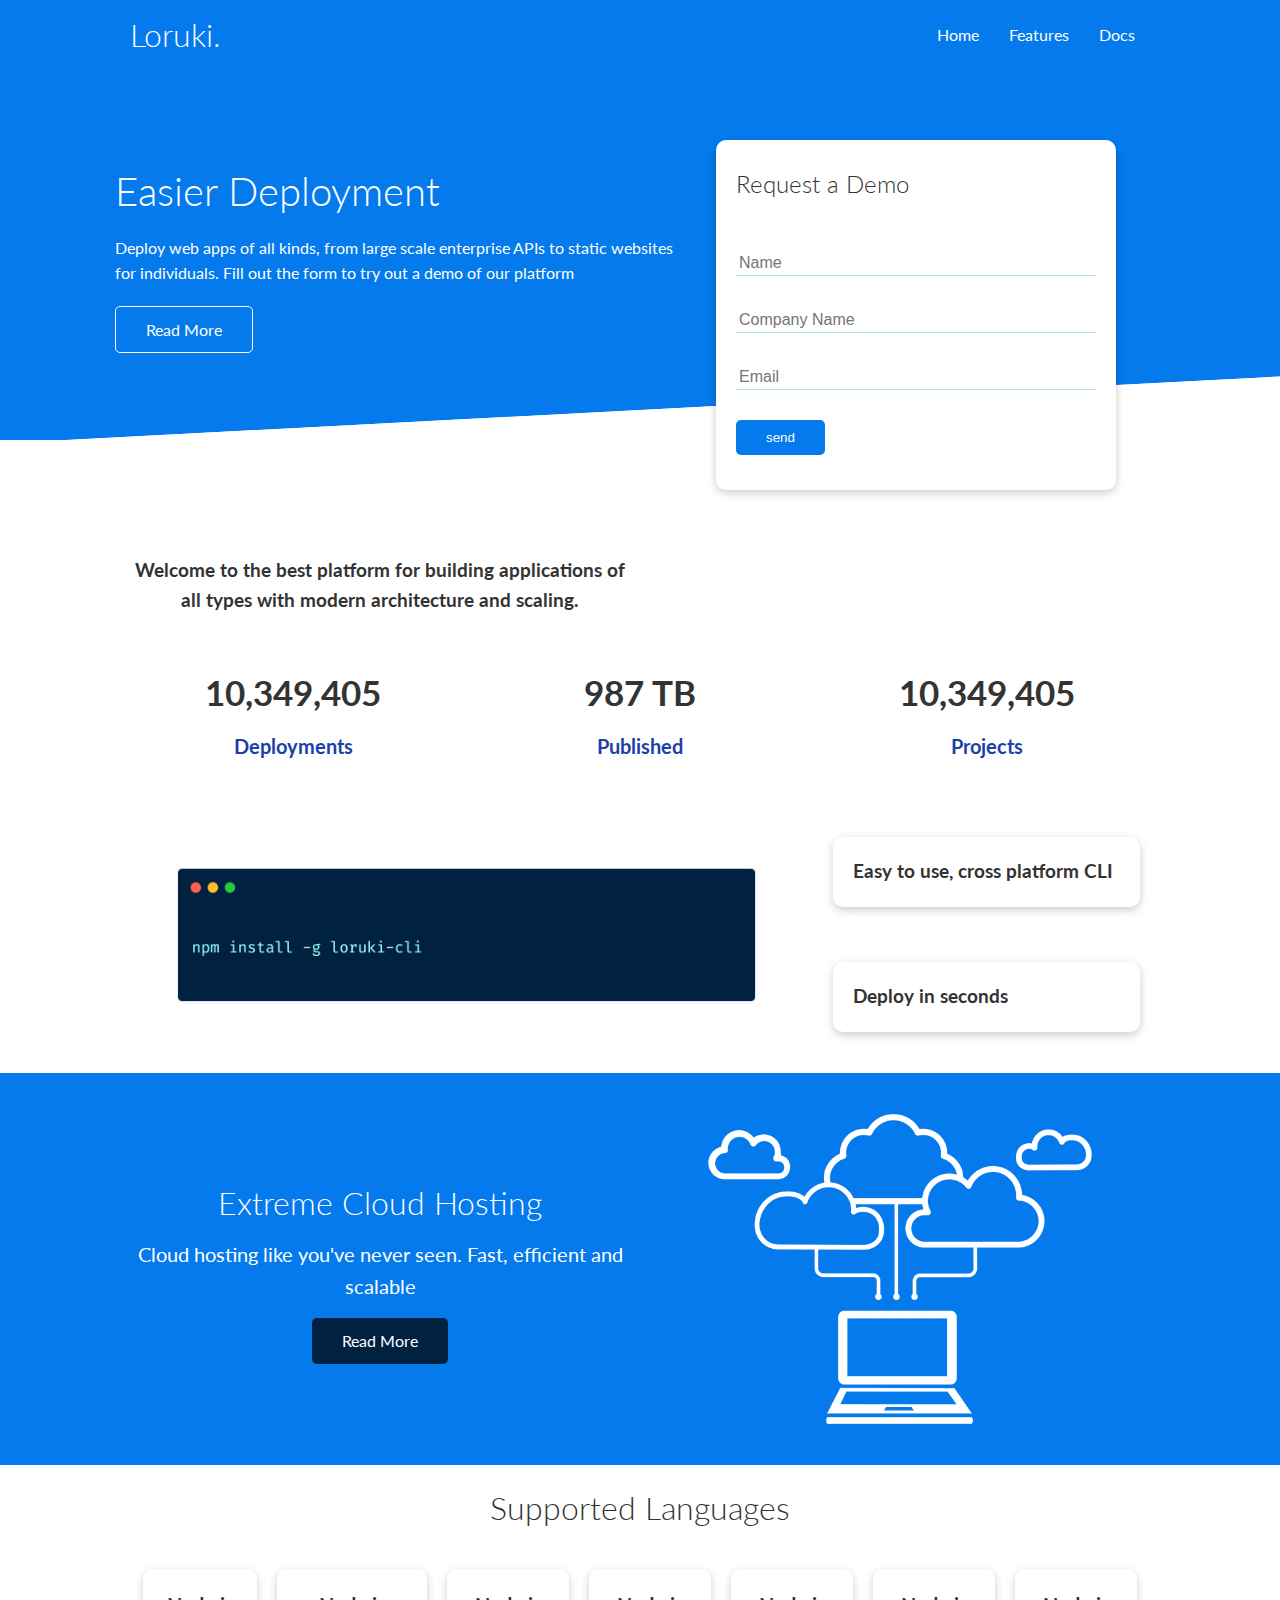
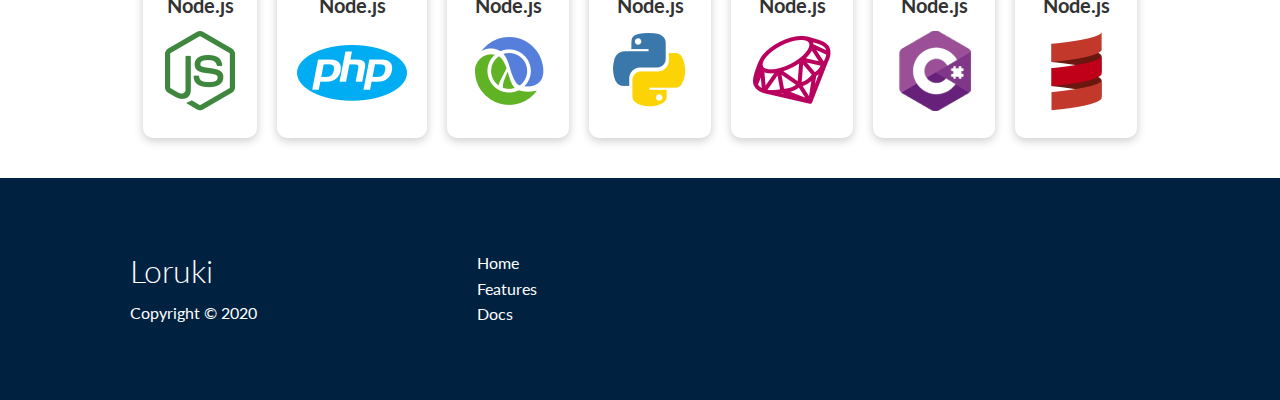
<file: index.html>
<!DOCTYPE html>
<html lang="en">
  <head>
    <meta charset="UTF-8" />
    <meta http-equiv="X-UA-Compatible" content="IE=edge" />
    <meta name="viewport" content="width=device-width, initial-scale=1.0" />
    <link
      rel="stylesheet"
      href="https://cdnjs.cloudflare.com/ajax/libs/font-awesome/5.15.3/css/all.min.css"
      integrity="sha512-iBBXm8fW90+nuLcSKlbmrPcLa0OT92xO1BIsZ+ywDWZCvqsWgccV3gFoRBv0z+8dLJgyAHIhR35VZc2oM/gI1w=="
      crossorigin="anonymous"
    />
    <link rel="stylesheet" href="css/style.css" />
    <link rel="stylesheet" href="css/utilities.css" />
    <title>Loruki | Cloud Hosting for Everyone</title>
  </head>
  <body>
    <!--Navbar-->
    <div class="navbar">
      <div class="container flex">
        <h1 class="logo">Loruki.</h1>
        <nav>
          <ul>
            <li><a href="index.html">Home</a></li>
            <li><a href="features.html">Features</a></li>
            <li><a href="docs.html">Docs</a></li>
          </ul>
        </nav>
      </div>
    </div>

    <!--showcase-->
    <section class="showcase">
      <div class="container grid">
        <div class="showcase-text">
          <h1>Easier Deployment</h1>
          <p>
            Deploy web apps of all kinds, from large scale enterprise APIs to
            static websites for individuals. Fill out the form to try out a demo
            of our platform
          </p>
          <a href="features.html" class="btn btn-outline">Read More</a>
        </div>
        <div class="showcase-form card">
          <h2>Request a Demo</h2>
          <form
            name="contact"
            method="POST"
            netlify-honeypot="bot-field"
            data-netlify="true"
          >
            <input type="hidden" name="form-name" value="contact" />
            <p class="hidden">
              <label
                >Don't fill this out if you are not human:
                <input name="bot-field"
              /></label>
            </p>
            <div class="form-control">
              <input type="text" name="name" placeholder="Name" required />
            </div>
            <div class="form-control">
              <input
                type="text"
                name="Company"
                placeholder="Company Name"
                required
              />
            </div>
            <div class="form-control">
              <input type="email" name="email" placeholder="Email" required />
            </div>
            <input type="submit" value="send" class="btn btn-primary" />
          </form>
        </div>
      </div>
    </section>
    <!--stats-->
    <section class="stats">
      <div class="container">
        <h3 class="stats-heading text-center my-1">
          Welcome to the best platform for building applications of all types
          with modern architecture and scaling.
        </h3>
        <div class="grid grid-3 text-center my-4">
          <div>
            <i class="fas fa-server fa-3x"></i>
            <h3>10,349,405</h3>
            <p class="text-secondary">Deployments</p>
          </div>
          <div>
            <i class="fas fa-upload fa-3x"></i>
            <h3>987 TB</h3>
            <p class="text-secondary">Published</p>
          </div>
          <div>
            <i class="fas fa-project-diagram fa-3x"></i>
            <h3>10,349,405</h3>
            <p class="text-secondary">Projects</p>
          </div>
        </div>
      </div>
    </section>
    <!--Cli-->
    <section class="cli">
      <div class="container grid">
        <img src="images/cli.png" alt="" />
        <div class="card">
          <h3>Easy to use, cross platform CLI</h3>
        </div>
        <div class="card">
          <h3>Deploy in seconds</h3>
        </div>
      </div>
    </section>
    <!--Cloud-->
    <section class="cloud bg-primary my-2 py-2">
      <div class="container grid">
        <div class="text-center">
          <h2 class="lg">Extreme Cloud Hosting</h2>
          <p class="lead my-1">
            Cloud hosting like you've never seen. Fast, efficient and scalable
          </p>
          <a href="features.html" class="btn btn-dark">Read More</a>
        </div>
        <img src="images/cloud.png" alt="" />
      </div>
    </section>
    <!--Languages-->
    <section class="languages">
      <h2 class="md text-center my-2">Supported Languages</h2>
      <div class="container flex">
        <div class="card">
          <h4>Node.js</h4>
          <img src="images/node.png" alt="" />
        </div>
        <div class="card">
          <h4>Node.js</h4>
          <img src="images/php.png" alt="" />
        </div>
        <div class="card">
          <h4>Node.js</h4>
          <img src="images/clojure.png" alt="" />
        </div>
        <div class="card">
          <h4>Node.js</h4>
          <img src="images/python.png" alt="" />
        </div>
        <div class="card">
          <h4>Node.js</h4>
          <img src="images/ruby.png" alt="" />
        </div>
        <div class="card">
          <h4>Node.js</h4>
          <img src="images/csharp.png" alt="" />
        </div>
        <div class="card">
          <h4>Node.js</h4>
          <img src="images/scala.png" alt="" />
        </div>
      </div>
    </section>
    <!--Footer-->
    <footer class="footer bg-dark py-5">
      <div class="container grid grid-3">
        <div>
          <h1>Loruki</h1>
          <p>Copyright &copy; 2020</p>
        </div>
        <nav>
          <ul>
            <li><a href="index.html">Home</a></li>
            <li><a href="features.html">Features</a></li>
            <li><a href="docs.html">Docs</a></li>
          </ul>
        </nav>
        <div class="social">
          <a href="#"><i class="fab fa-github fa-2x"></i></a>
          <a href="#"><i class="fab fa-facebook fa-2x"></i></a>
          <a href="#"><i class="fab fa-instagram fa-2x"></i></a>
          <a href="#"><i class="fab fa-twitter fa-2x"></i></a>
        </div>
      </div>
    </footer>
  </body>
</html>
</file>
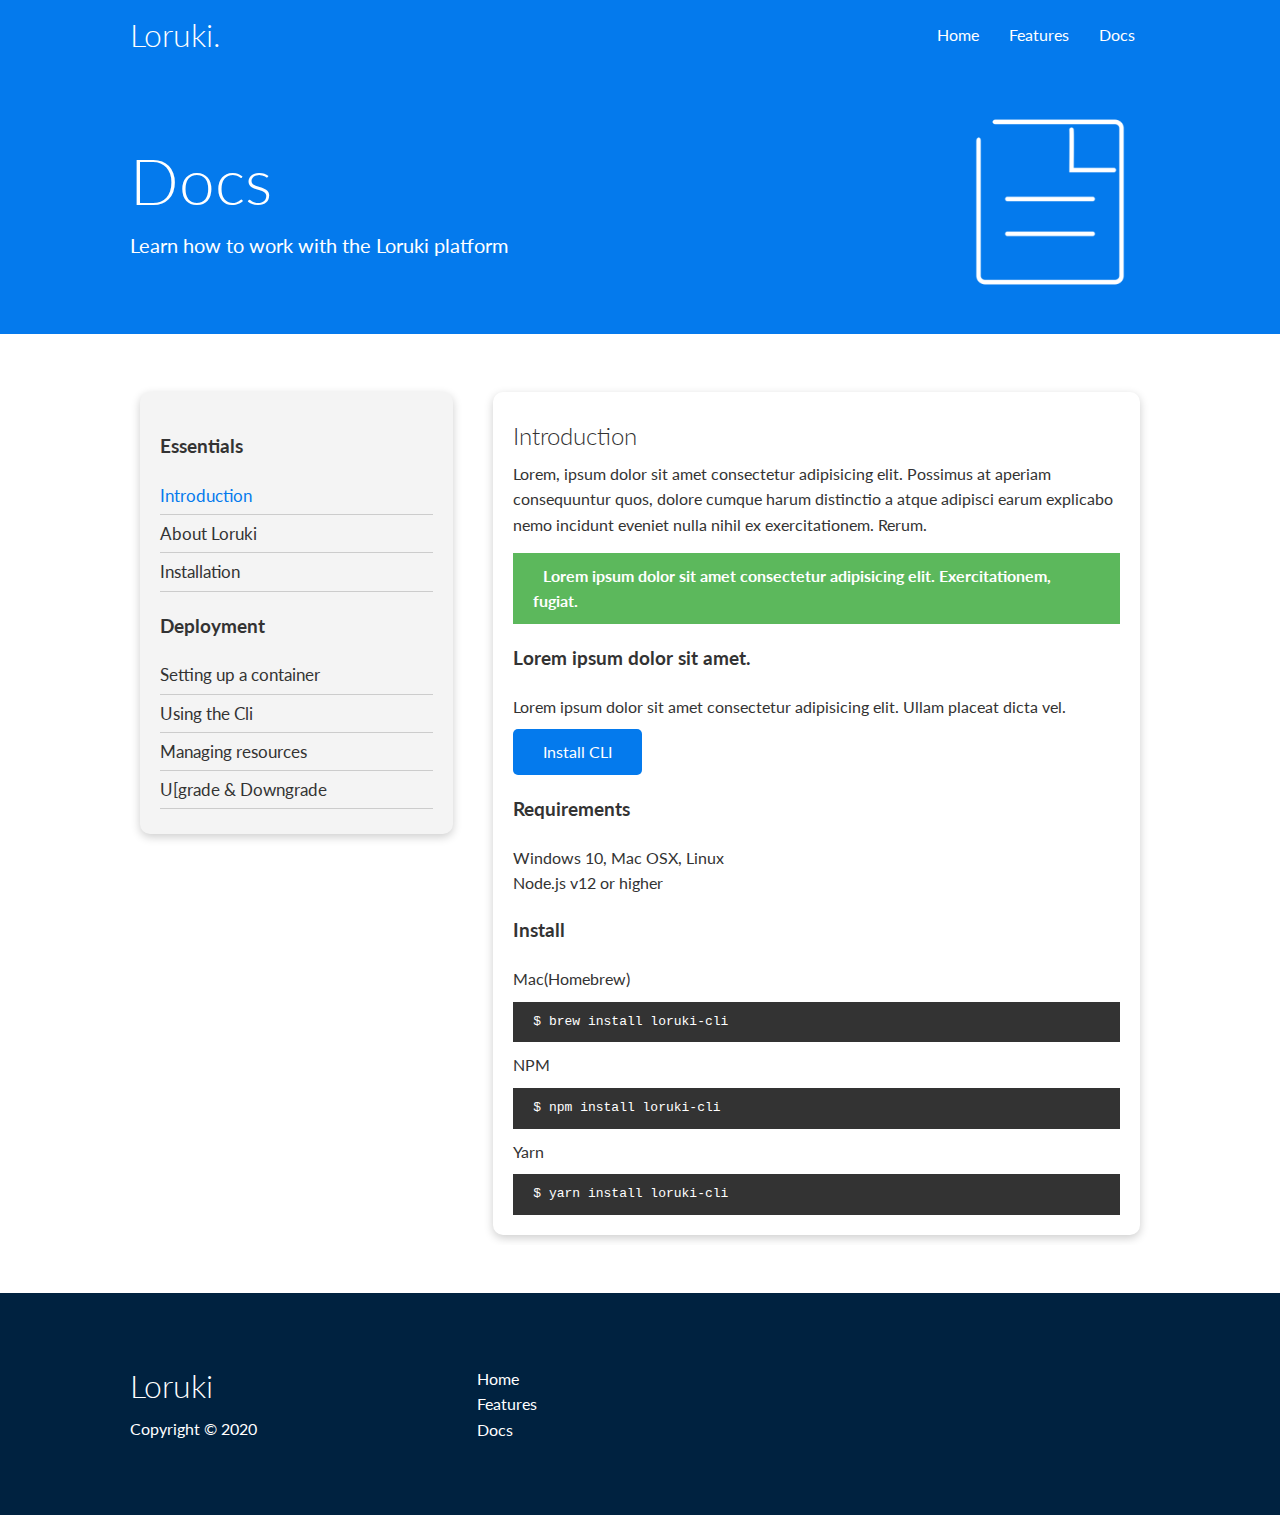
<file: docs.html>
<!DOCTYPE html>
<html lang="en">
  <head>
    <meta charset="UTF-8" />
    <meta http-equiv="X-UA-Compatible" content="IE=edge" />
    <meta name="viewport" content="width=device-width, initial-scale=1.0" />
    <link
      rel="stylesheet"
      href="https://cdnjs.cloudflare.com/ajax/libs/font-awesome/5.15.3/css/all.min.css"
      integrity="sha512-iBBXm8fW90+nuLcSKlbmrPcLa0OT92xO1BIsZ+ywDWZCvqsWgccV3gFoRBv0z+8dLJgyAHIhR35VZc2oM/gI1w=="
      crossorigin="anonymous"
    />
    <link rel="stylesheet" href="css/style.css" />
    <link rel="stylesheet" href="css/utilities.css" />
    <title>Loruki | Cloud Hosting for Everyone</title>
  </head>
  <body>
    <!--Navbar-->
    <div class="navbar">
      <div class="container flex">
        <h1 class="logo">Loruki.</h1>
        <nav>
          <ul>
            <li><a href="index.html">Home</a></li>
            <li><a href="features.html">Features</a></li>
            <li><a href="docs.html">Docs</a></li>
          </ul>
        </nav>
      </div>
    </div>
    <!--Head-->
    <section class="docs-head bg-primary py-3">
      <div class="container grid">
        <div>
          <h1 class="xl">Docs</h1>
          <p class="lead">Learn how to work with the Loruki platform</p>
        </div>
        <img src="images/docs.png" alt="" />
      </div>
    </section>

    <!--Docs main-->
    <section class="docs-main my-4">
      <div class="container grid">
        <div class="card bg-light">
          <h3 class="my-2">Essentials</h3>
          <nav>
            <ul>
              <li><a class="text-primary" href="#">Introduction</a></li>
              <li><a href="#">About Loruki</a></li>
              <li><a href="#">Installation</a></li>
            </ul>
          </nav>
          <h3 class="my-2">Deployment</h3>
          <nav>
            <ul>
              <li><a href="#">Setting up a container</a></li>
              <li><a href="#">Using the Cli</a></li>
              <li><a href="#">Managing resources</a></li>
              <li><a href="#">U[grade & Downgrade</a></li>
            </ul>
          </nav>
        </div>
        <div class="card">
          <h2>Introduction</h2>
          <p>
            Lorem, ipsum dolor sit amet consectetur adipisicing elit. Possimus
            at aperiam consequuntur quos, dolore cumque harum distinctio a atque
            adipisci earum explicabo nemo incidunt eveniet nulla nihil ex
            exercitationem. Rerum.
          </p>
          <div class="alert alert-success">
            <i class="fas fa-info"></i>Lorem ipsum dolor sit amet consectetur
            adipisicing elit. Exercitationem, fugiat.
          </div>
          <h3>Lorem ipsum dolor sit amet.</h3>
          <p>
            Lorem ipsum dolor sit amet consectetur adipisicing elit. Ullam
            placeat dicta vel.
          </p>
          <a href="#" class="btn btn-primary">Install CLI</a>
          <h3>Requirements</h3>
          <ul>
            <li>Windows 10, Mac OSX, Linux</li>
            <li>Node.js v12 or higher</li>
          </ul>
          <h3>Install</h3>
          <p>Mac(Homebrew)</p>
          <pre><code>$ brew install loruki-cli</code></pre>
          <p>NPM</p>
          <pre><code>$ npm install loruki-cli</code></pre>
          <p>Yarn</p>
          <pre><code>$ yarn install loruki-cli</code></pre>
        </div>
      </div>
    </section>

    <!--Footer-->
    <footer class="footer bg-dark py-5">
      <div class="container grid grid-3">
        <div>
          <h1>Loruki</h1>
          <p>Copyright &copy; 2020</p>
        </div>
        <nav>
          <ul>
            <li><a href="index.html">Home</a></li>
            <li><a href="features.html">Features</a></li>
            <li><a href="docs.html">Docs</a></li>
          </ul>
        </nav>
        <div class="social">
          <a href="#"><i class="fab fa-github fa-2x"></i></a>
          <a href="#"><i class="fab fa-facebook fa-2x"></i></a>
          <a href="#"><i class="fab fa-instagram fa-2x"></i></a>
          <a href="#"><i class="fab fa-twitter fa-2x"></i></a>
        </div>
      </div>
    </footer>
  </body>
</html>
</file>
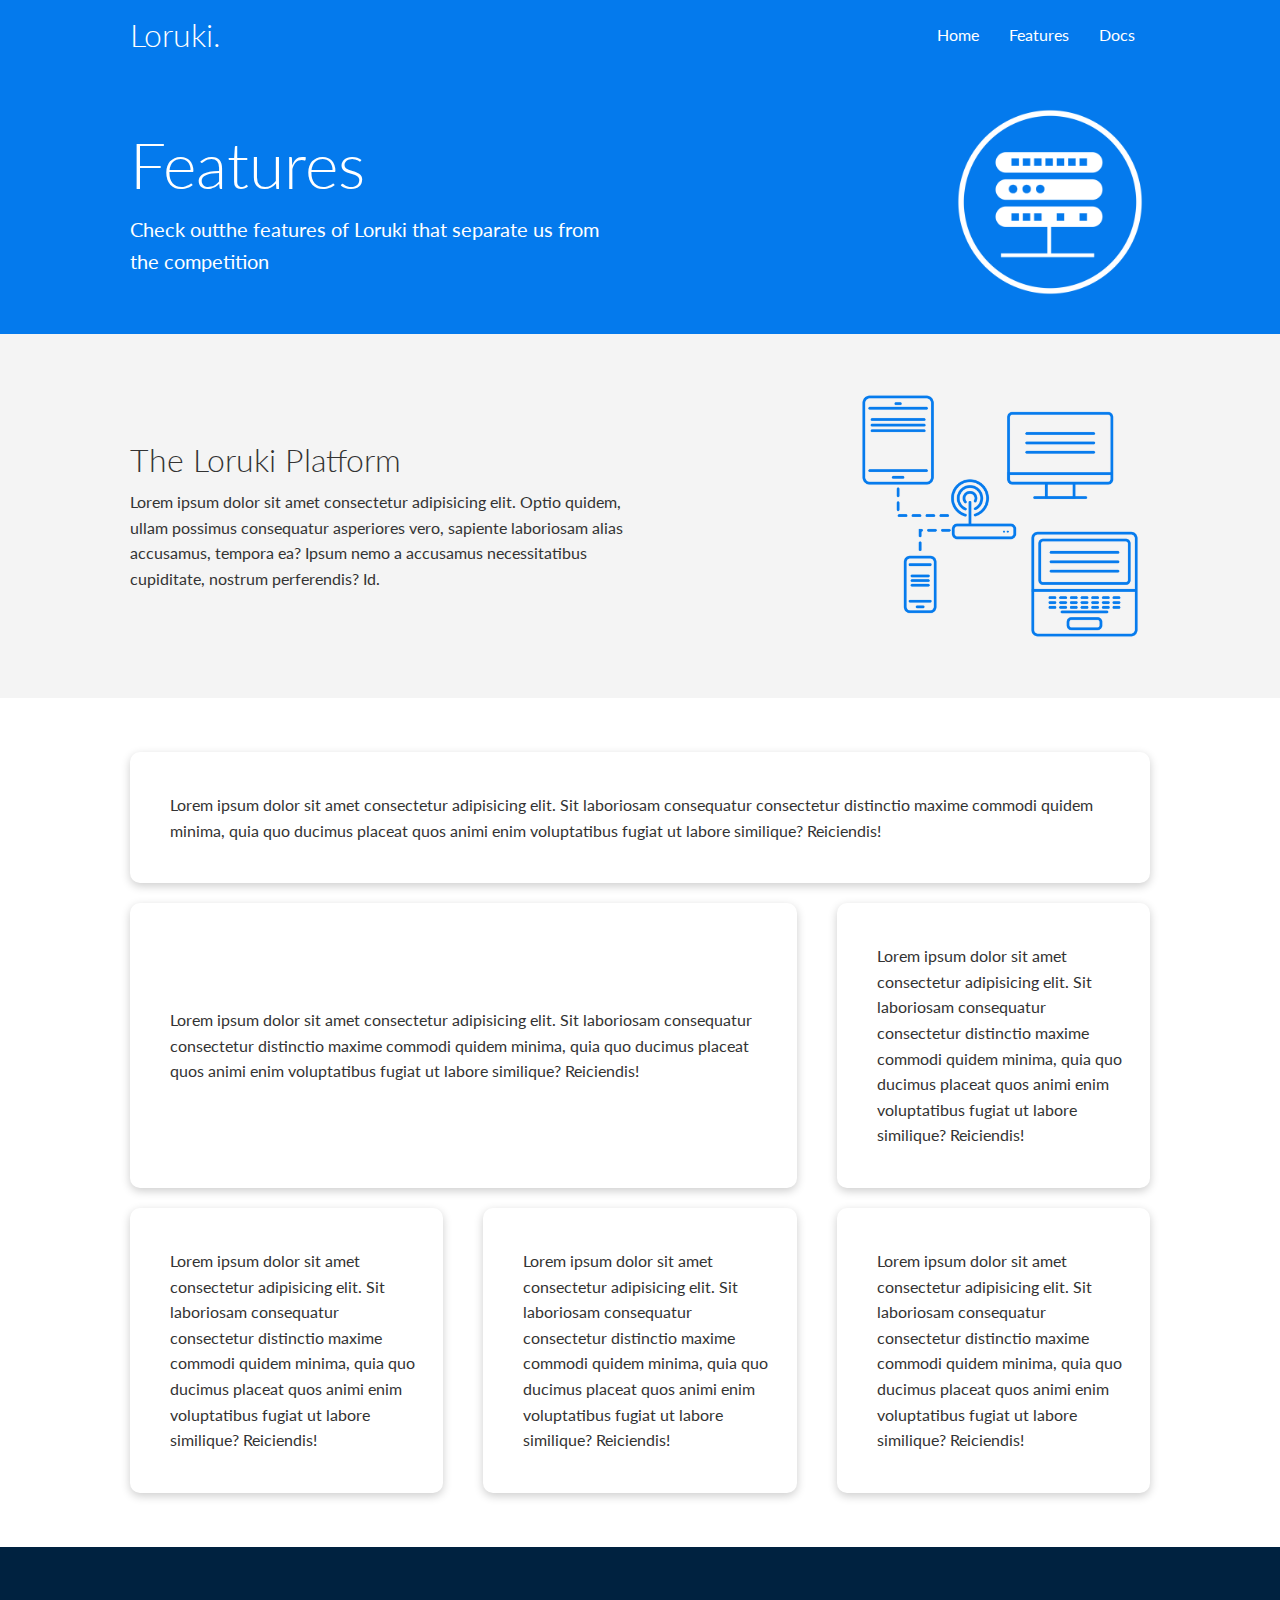
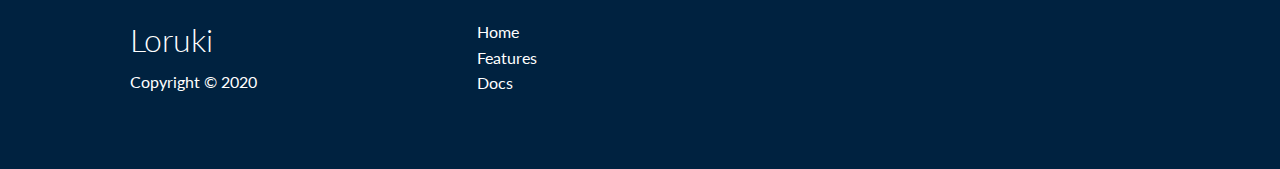
<file: features.html>
<!DOCTYPE html>
<html lang="en">
  <head>
    <meta charset="UTF-8" />
    <meta http-equiv="X-UA-Compatible" content="IE=edge" />
    <meta name="viewport" content="width=device-width, initial-scale=1.0" />
    <link
      rel="stylesheet"
      href="https://cdnjs.cloudflare.com/ajax/libs/font-awesome/5.15.3/css/all.min.css"
      integrity="sha512-iBBXm8fW90+nuLcSKlbmrPcLa0OT92xO1BIsZ+ywDWZCvqsWgccV3gFoRBv0z+8dLJgyAHIhR35VZc2oM/gI1w=="
      crossorigin="anonymous"
    />
    <link rel="stylesheet" href="css/style.css" />
    <link rel="stylesheet" href="css/utilities.css" />
    <title>Loruki | Cloud Hosting for Everyone</title>
  </head>
  <body>
    <!--Navbar-->
    <div class="navbar">
      <div class="container flex">
        <h1 class="logo">Loruki.</h1>
        <nav>
          <ul>
            <li><a href="index.html">Home</a></li>
            <li><a href="features.html">Features</a></li>
            <li><a href="docs.html">Docs</a></li>
          </ul>
        </nav>
      </div>
    </div>
    <!--Head-->
    <section class="features-head bg-primary py-3">
      <div class="container grid">
        <div>
          <h1 class="xl">Features</h1>
          <p class="lead">
            Check outthe features of Loruki that separate us from the
            competition
          </p>
        </div>
        <img src="images/server.png" alt="" />
      </div>
    </section>

    <!--Sub head-->
    <section class="features-sub-head bg-light py-3">
      <div class="container grid">
        <div>
          <h1 class="md">The Loruki Platform</h1>
          <p>
            Lorem ipsum dolor sit amet consectetur adipisicing elit. Optio
            quidem, ullam possimus consequatur asperiores vero, sapiente
            laboriosam alias accusamus, tempora ea? Ipsum nemo a accusamus
            necessitatibus cupiditate, nostrum perferendis? Id.
          </p>
        </div>
        <img src="images/server2.png" alt="" />
      </div>
    </section>

    <!--Features-main-->
    <section class="features-main my-2">
      <div class="container grid grid-3">
        <div class="card flex">
          <i class="fas fa-server fa-3x"></i>
          <p>
            Lorem ipsum dolor sit amet consectetur adipisicing elit. Sit
            laboriosam consequatur consectetur distinctio maxime commodi quidem
            minima, quia quo ducimus placeat quos animi enim voluptatibus fugiat
            ut labore similique? Reiciendis!
          </p>
        </div>

        <div class="card flex">
          <i class="fas fa-server fa-3x"></i>
          <p>
            Lorem ipsum dolor sit amet consectetur adipisicing elit. Sit
            laboriosam consequatur consectetur distinctio maxime commodi quidem
            minima, quia quo ducimus placeat quos animi enim voluptatibus fugiat
            ut labore similique? Reiciendis!
          </p>
        </div>
        <div class="card flex">
          <i class="fas fa-laptop-code fa-3x"></i>
          <p>
            Lorem ipsum dolor sit amet consectetur adipisicing elit. Sit
            laboriosam consequatur consectetur distinctio maxime commodi quidem
            minima, quia quo ducimus placeat quos animi enim voluptatibus fugiat
            ut labore similique? Reiciendis!
          </p>
        </div>
        <div class="card flex">
          <i class="fas fa-database fa-3x"></i>
          <p>
            Lorem ipsum dolor sit amet consectetur adipisicing elit. Sit
            laboriosam consequatur consectetur distinctio maxime commodi quidem
            minima, quia quo ducimus placeat quos animi enim voluptatibus fugiat
            ut labore similique? Reiciendis!
          </p>
        </div>
        <div class="card flex">
          <i class="fas fa-power-off fa-3x"></i>
          <p>
            Lorem ipsum dolor sit amet consectetur adipisicing elit. Sit
            laboriosam consequatur consectetur distinctio maxime commodi quidem
            minima, quia quo ducimus placeat quos animi enim voluptatibus fugiat
            ut labore similique? Reiciendis!
          </p>
        </div>
        <div class="card flex">
          <i class="fas fa-upload fa-3x"></i>
          <p>
            Lorem ipsum dolor sit amet consectetur adipisicing elit. Sit
            laboriosam consequatur consectetur distinctio maxime commodi quidem
            minima, quia quo ducimus placeat quos animi enim voluptatibus fugiat
            ut labore similique? Reiciendis!
          </p>
        </div>
      </div>
    </section>

    <!--Footer-->
    <footer class="footer bg-dark py-5">
      <div class="container grid grid-3">
        <div>
          <h1>Loruki</h1>
          <p>Copyright &copy; 2020</p>
        </div>
        <nav>
          <ul>
            <li><a href="index.html">Home</a></li>
            <li><a href="features.html">Features</a></li>
            <li><a href="docs.html">Docs</a></li>
          </ul>
        </nav>
        <div class="social">
          <a href="#"><i class="fab fa-github fa-2x"></i></a>
          <a href="#"><i class="fab fa-facebook fa-2x"></i></a>
          <a href="#"><i class="fab fa-instagram fa-2x"></i></a>
          <a href="#"><i class="fab fa-twitter fa-2x"></i></a>
        </div>
      </div>
    </footer>
  </body>
</html>
</file>
<file: css/style.css>
@import url("https://fonts.googleapis.com/css2?family=Lato:wght@300&display=swap");

/*Global Styling*/

:root {
  --primary-color: #047aed;
  --secondary-color: #1c3fa8;
  --dark-color: #002240;
  --light-color: #f4f4f4;
  --success-color: #5cb85c;
  --error-color: #d9534f;
}

* {
  box-sizing: border-box;
  padding: 0;
  margin: 0;
}

body {
  font-family: "lato", sans-serif;
  color: #333;
  line-height: 1.6;
}

ul {
  list-style-type: none;
}

a {
  text-decoration: none;
  color: #333;
}

h1,
h2 {
  font-weight: 300;
  line-height: 1.2;
  margin: 10px 0;
}

p {
  margin: 10px 0;
}

img {
  width: 100%;
}

code,
pre {
  background: #333;
  color: #fff;
  padding: 10px;
}

.hidden {
  visibility: hidden;
  height: 0;
}

/*Navbar Styling*/

.navbar {
  background-color: var(--primary-color);
  color: white;
  height: 70px;
}

.navbar ul {
  display: flex;
}

.navbar a {
  color: #fff;
  padding: 10px;
  margin: 0 5px;
}

.navbar a:hover {
  border-bottom: 2px #fff solid;
}

.navbar .flex {
  justify-content: space-between;
}

/*showcase styling*/
.showcase {
  background-color: var(--primary-color);
  color: #fff;
  position: relative;
}

.showcase h1 {
  font-size: 40px;
}

.showcase p {
  margin: 20px 0;
}

.showcase .grid {
  overflow: visible;
  grid-template-columns: 55% 45%;
  gap: 30px;
}

.showcase-text {
  animation: slideInFromLeft 1s ease-in;
}

.showcase-form {
  position: relative;
  top: 60px;
  height: 350px;
  width: 400px;
  padding: 40px;
  z-index: 100;
  animation: slideInFromRight 1s ease-in;
}

.showcase-form .form-control {
  margin: 30px 0;
}

.showcase-form input[type="text"],
.showcase-form input[type="email"] {
  border: 0;
  border-bottom: 1px solid #b4ebcb;
  width: 100%;
  padding: 3px;
  font-size: 16px;
}

.showcase-form input:focus {
  outline: none;
}

.showcase::before,
.showcase::after {
  content: "";
  position: absolute;
  height: 100px;
  bottom: -70px;
  right: 0;
  left: 0;
  background: #fff;
  transform: skewY(-3deg);
  -webkit-transform: skewY(-3deg);
  -moz-transform: skewY(-3deg);
  -ms-transform: skewY(-3deg);
}

/*Stats*/
.stats {
  padding-top: 100px;
  animation: slideInFromBottom 1s ease-in;
}

.stats-heading {
  max-width: 500px;
  margin: auto;
}

.stats .grid h3 {
  font-size: 35px;
}

.stats .grid p {
  font-size: 20px;
  font-weight: bold;
}

/*cli*/

.cli .grid {
  grid-template-columns: repeat(3, 1fr);
  grid-template-rows: repeat(2, 1fr);
}

.cli .grid > *:first-child {
  grid-column: 1 / span 2;
  grid-row: 1 / span 2;
}

/*cloud*/
.cloud .grid {
  grid-template-columns: repeat(4fr, 3fr);
}

/*Languages*/

.languages .flex {
  flex-wrap: wrap;
}

.languages .card {
  text-align: center;
  margin: 18px 10px 40px;
  transition: transform 0.2s ease-in;
}

.languages .card h4 {
  font-size: 20px;
  margin-bottom: 10px;
}

.languages .card:hover {
  transform: translateY(-15px);
}

/*Features*/

.features-head img {
  width: 200px;
  justify-self: flex-end;
}

.features-sub-head img {
  width: 300px;
  justify-self: flex-end;
}

.features-main .card > i {
  margin-right: 20px;
}

.features-main .grid {
  padding: 30px;
}

.features-main .grid > *:first-child {
  grid-column: 1 / span 3;
}

.features-main .grid > *:nth-child(2) {
  grid-column: 1 / span 2;
}

/*Docs main*/

.docs-head img {
  width: 200px;
  justify-self: flex-end;
}

.docs-main h3 {
  margin: 20px 0;
}

.docs-main .grid {
  grid-template-columns: 1fr 2fr;
  align-items: flex-start;
}

.docs-main nav li {
  font-size: 17px;
  padding-bottom: 5px;
  margin-bottom: 5px;
  border-bottom: 1px #ccc solid;
}

.docs-main a:hover {
  font-weight: bold;
}

/*Footer*/
.footer .social a {
  margin: 0 10px;
}

/*Animations*/
@keyframes slideInFromLeft {
  0% {
    transform: translateX(-100%);
  }
  100% {
    transform: translateX(0);
  }
}

@keyframes slideInFromRight {
  0% {
    transform: translateX(100%);
  }
  100% {
    transform: translateX(0);
  }
}

@keyframes slideInFromTop {
  0% {
    transform: translateY(-100%);
  }
  100% {
    transform: translateX(0);
  }
}

@keyframes slideInFromBottom {
  0% {
    transform: translateY(100%);
  }
  100% {
    transform: translateX(0);
  }
}

/*Tablets and under*/

@media (max-width: 768px) {
  .grid,
  .showcase .grid,
  .stats .grid,
  .cli .grid,
  .cloud .grid,
  .features-head .grid,
  .features-sub-head .grid,
  .features-main .grid,
  .docs-head .grid,
  .docs-main .grid {
    grid-template-columns: 1fr;
    grid-template-rows: 1fr;
  }
  .showcase {
    height: auto;
  }

  .showcase-text {
    text-align: center;
    margin-top: 40px;
    animation: slideInFromTop 1s ease-in;
  }

  .showcase-form {
    justify-self: center;
    margin: auto;
    animation: slideInFromBottom 1s ease-in;
  }

  .cli .grid > *:first-child {
    grid-column: 1;
    grid-row: 1;
  }

  .features-head,
  .features-main,
  .docs-head {
    text-align: center;
  }

  .features-head img,
  .features-main img,
  .docs-head img {
    justify-self: center;
  }

  .features-main .grid > *:first-child,
  .features-main .grid > *:nth-child(2) {
    grid-column: 1;
  }
}

/*Mobile*/
@media (max-width: 500px) {
  .navbar {
    height: 110px;
  }

  .navbar .flex {
    flex-direction: column;
  }

  .navbar ul {
    padding: 10px;
    background-color: rgba(0, 0, 0, 0.1);
  }
}
</file>
<file: css/utilities.css>
/*utilities*/

.container {
  max-width: 1100px;
  margin: 0 auto;
  overflow: auto;
  padding: 0 40px;
}

.flex {
  display: flex;
  justify-content: center;
  align-items: center;
  height: 100%;
}

.grid {
  display: grid;
  grid-template-columns: repeat(2, 1fr);
  gap: 20px;
  justify-content: center;
  align-items: center;
  height: 100%;
}

.text-center {
  text-align: center;
}

.grid-3 {
  grid-template-columns: repeat(3, 1fr);
}

.card {
  background-color: #fff;
  color: #333;
  border-radius: 10px;
  box-shadow: 0 3px 10px rgba(0, 0, 0, 0.2);
  padding: 20px;
  margin: 10px;
}

.btn {
  display: inline-block;
  padding: 10px 30px;
  cursor: pointer;
  background: var(--primary-color);
  color: #fff;
  border: none;
  border-radius: 5px;
}

.btn-outline {
  background-color: transparent;
  border: 1px #fff solid;
}

.btn:hover {
  transform: scale(0.98);
}

/*background and colored buttons*/
.bg-primary,
.btn-primary {
  background-color: var(--primary-color);
  color: #fff;
}

.bg-secondary,
.btn-secondary {
  background-color: var(--secondary-color);
  color: #fff;
}

.bg-dark,
.btn-dark {
  background-color: var(--dark-color);
  color: #fff;
}

.bg-light,
.btn-light {
  background-color: var(--light-color);
  color: #333;
}
.bg-primary a,
.btn-primary a,
.bg-secondary a,
.btn-secondary a,
.bg-dark a,
.btn-dark a {
  color: #fff;
}

/*Text colors*/

.text-primary {
  color: var(--primary-color);
}

.text-secondary {
  color: var(--secondary-color);
}

.text-dark {
  color: var(--dark-color);
}

.text-light {
  color: var(--light-color);
}

/*Text sizes*/

.lead {
  font-size: 20px;
}

.sm {
  font-size: 1rem;
}

.md {
  font-size: 2rem;
}

.lg {
  font-size: 2rem;
}

.xl {
  font-size: 4rem;
}

/*margin*/

.my-1 {
  margin: 1rem 0;
}

.my-2 {
  margin: 1.5rem 0;
}

.my-3 {
  margin: 2rem 0;
}

.my-4 {
  margin: 3rem 0;
}

.my-5 {
  margin: 4rem 0;
}

.m-1 {
  margin: 1rem 0;
}

.m-2 {
  margin: 1.5rem 0;
}

.m-3 {
  margin: 2rem 0;
}

.m-4 {
  margin: 3rem 0;
}

.m-5 {
  margin: 4rem 0;
}

/*padding*/

.py-1 {
  padding: 1rem 0;
}

.py-2 {
  padding: 1.5rem 0;
}

.py-3 {
  padding: 2rem 0;
}

.py-4 {
  padding: 3rem 0;
}

.py-5 {
  padding: 4rem 0;
}

.p-1 {
  padding: 1rem 0;
}

.p-2 {
  padding: 1.5rem 0;
}

.p-3 {
  padding: 2rem 0;
}

.p-4 {
  padding: 3rem 0;
}

.p-5 {
  padding: 4rem 0;
}

/*Alert*/
.alert {
  background-color: var(--light-color);
  padding: 10px 20px;
  font-weight: bold;
  margin: 15px 0;
}

.alert i {
  margin-right: 10px;
}

.alert-success {
  background-color: var(--success-color);
  color: #fff;
}

.alert-error {
  background-color: var(--error-color);
  color: #fff;
}
</file>
